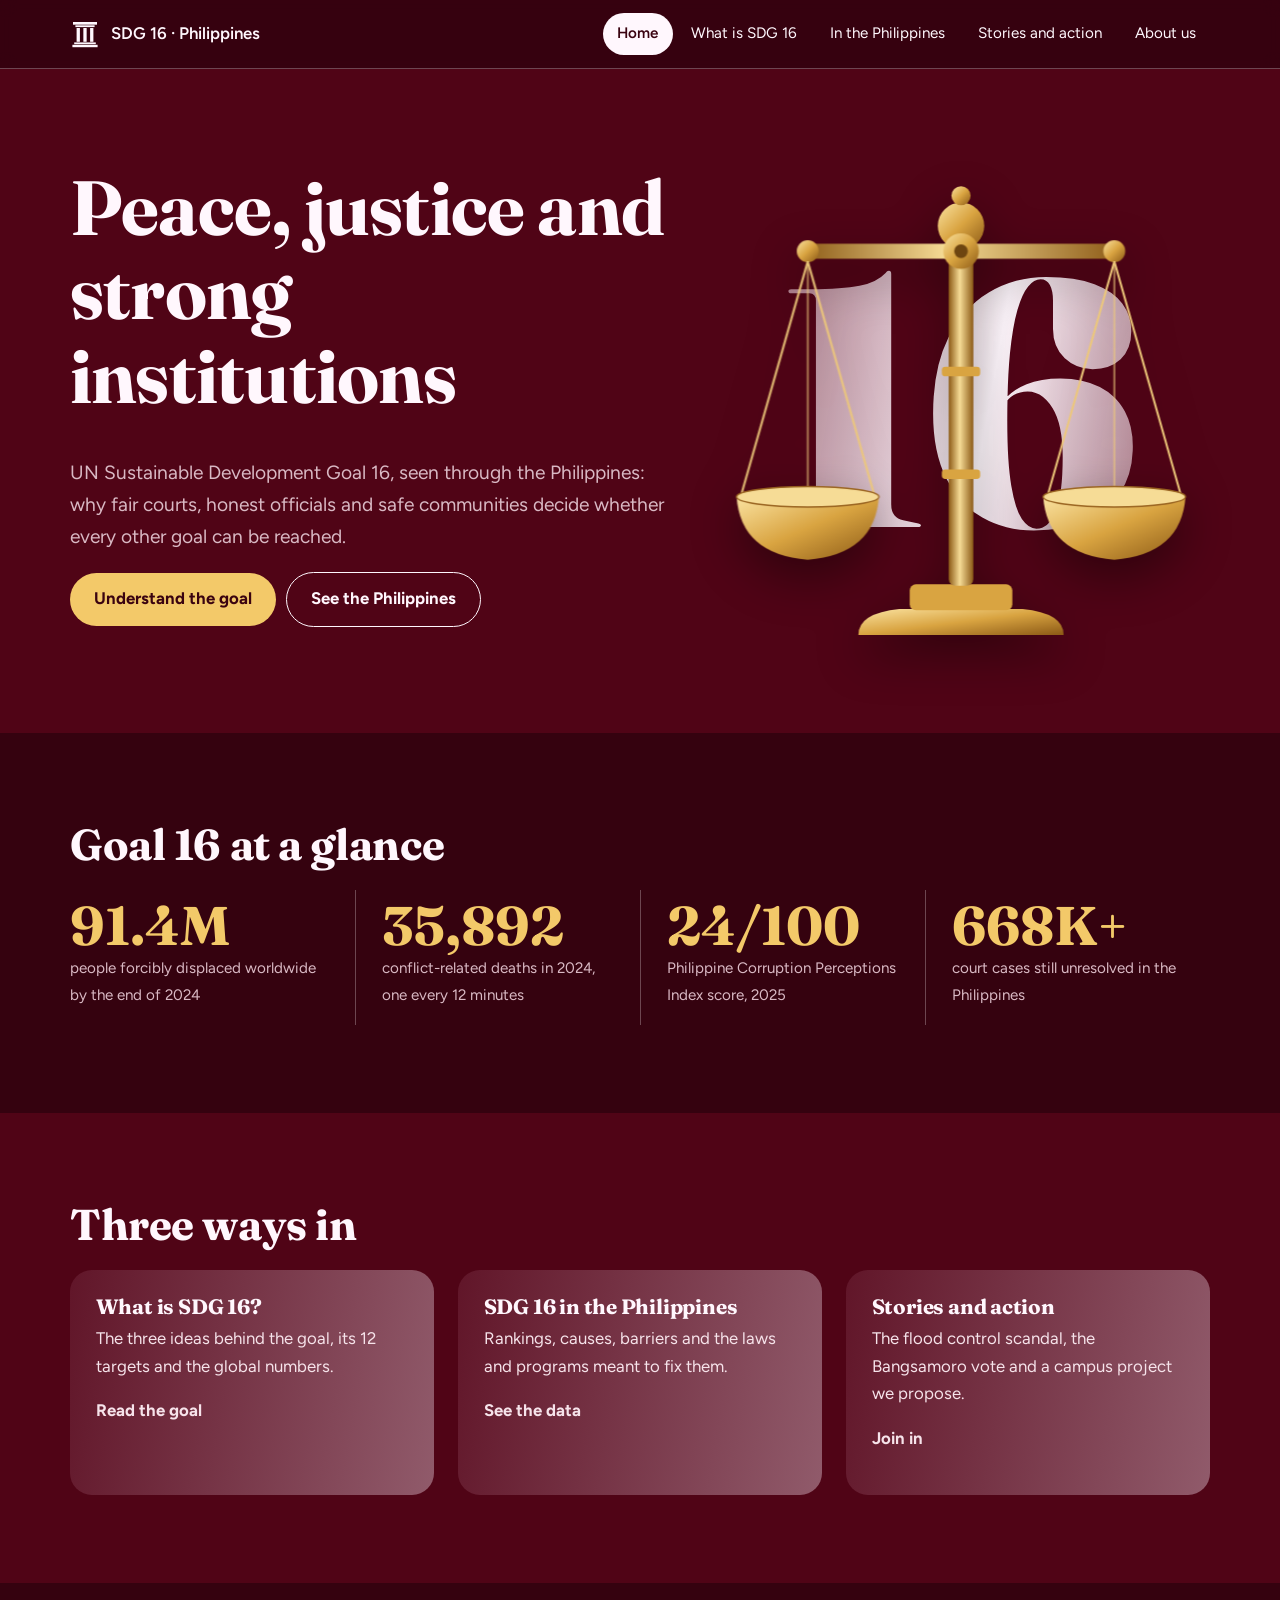
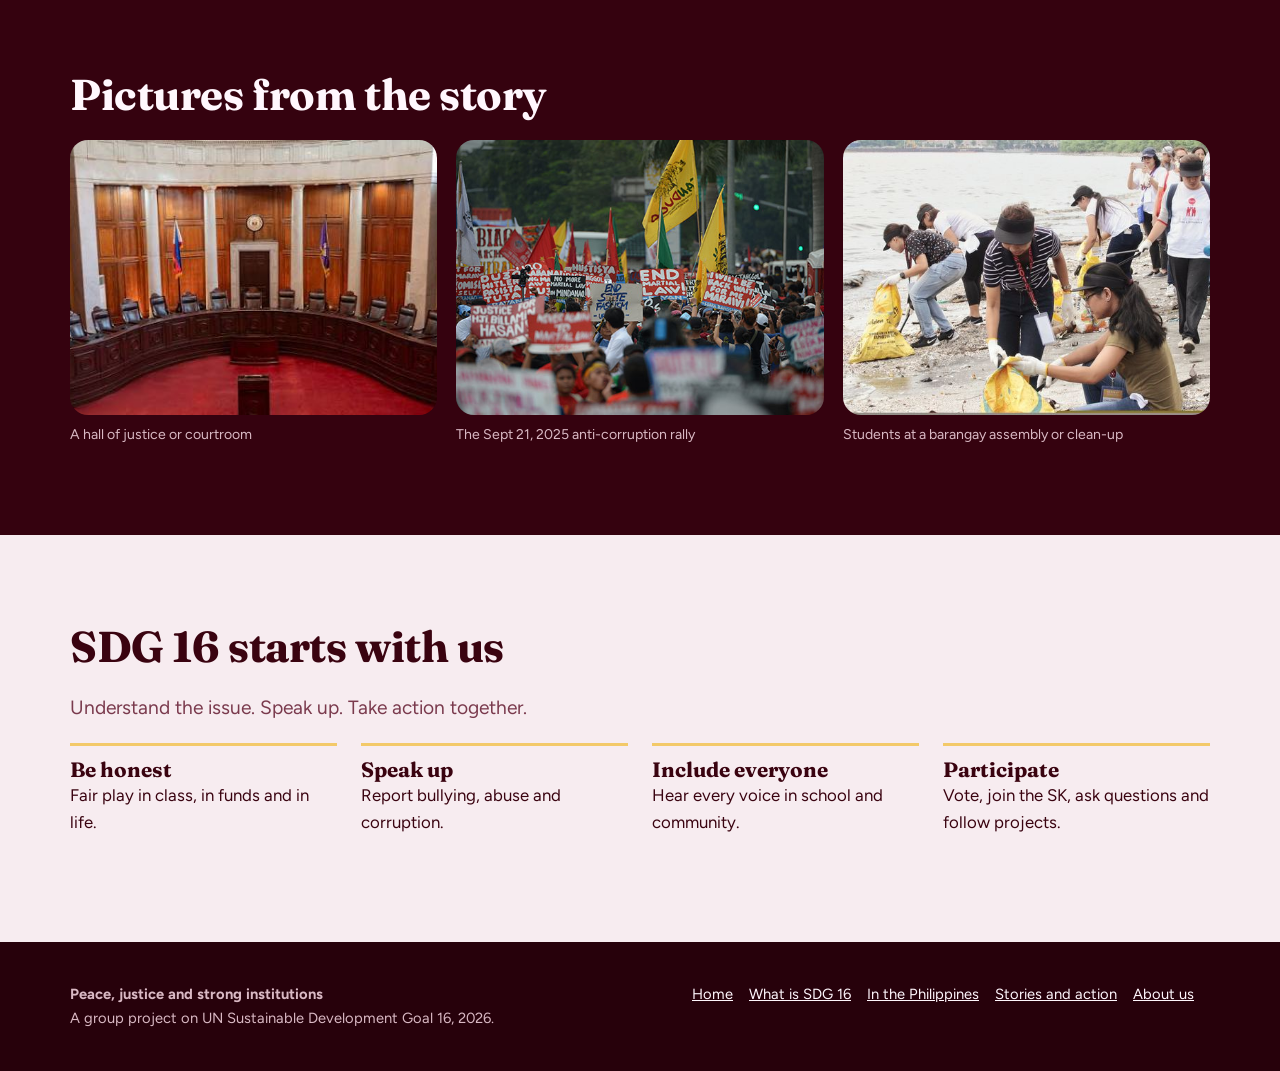
<file: index.html>
<!doctype html>
<html lang="en">

<head>
    <meta charset="utf-8">
    <meta name="viewport" content="width=device-width,initial-scale=1">
    <title>Peace, justice and strong institutions | SDG 16 Philippines</title>
    <meta name="description"
        content="UN Sustainable Development Goal 16 seen through the Philippines: fair courts, honest officials and safe communities.">
    <link rel="preconnect" href="https://fonts.googleapis.com">
    <link
        href="https://fonts.googleapis.com/css2?family=Figtree:wght@400;600;700&family=Fraunces:opsz,wght@9..144,700;9..144,900&display=swap"
        rel="stylesheet">
    <link rel="stylesheet" href="css/style.css">
</head>

<body data-page="index.html"><a class="skip" href="#main">Skip to content</a>
    <div id="hdr"></div>
    <main id="main">
        <section class="hero">
            <div class="wrap">
                <div>
                    <h1>Peace, justice and strong institutions</h1>
                    <p class="lead">UN Sustainable Development Goal 16, seen through the Philippines: why fair courts,
                        honest officials and safe communities decide whether every other goal can be reached.</p>
                    <div class="acts"><a class="btn" href="what-is-sdg16.html">Understand the goal</a><a
                            class="btn ghost" href="philippines.html">See the Philippines</a></div>
                </div>
                <div class="art">
                    <div class="big16" aria-hidden="true">16</div>
                    <div id="scales"></div>
                </div>
            </div>
        </section>
        <section class="band deep">
            <div class="wrap">
                <h2>Goal 16 at a glance</h2>
                <div class="stats">
                    <div class="stat"><b class="count" data-to="123.2" data-suf="M" data-pre=""
                            data-dec="1"></b><span>people forcibly displaced worldwide by the end of 2024</span></div>
                    <div class="stat"><b class="count" data-to="48384" data-suf="" data-pre=""
                            data-dec="0"></b><span>conflict-related deaths in 2024, one every 12 minutes</span></div>
                    <div class="stat"><b class="count" data-to="32" data-suf="/100" data-pre=""
                            data-dec="0"></b><span>Philippine Corruption Perceptions Index score, 2025</span></div>
                    <div class="stat"><b class="count" data-to="900" data-suf="K+" data-pre=""
                            data-dec="0"></b><span>court cases still unresolved in the Philippines</span></div>
                </div>
            </div>
        </section>
        <section class="band">
            <div class="wrap">
                <h2>Three ways in</h2>
                <div class="g3">
                    <a class="panel route" href="what-is-sdg16.html">
                        <h3>What is SDG 16?</h3>
                        <p>The three ideas behind the goal, its 12 targets and the global numbers.</p>
                        <p><b>Read the goal</b></p>
                    </a>
                    <a class="panel route" href="philippines.html">
                        <h3>SDG 16 in the Philippines</h3>
                        <p>Rankings, causes, barriers and the laws and programs meant to fix them.</p>
                        <p><b>See the data</b></p>
                    </a>
                    <a class="panel route" href="stories-action.html">
                        <h3>Stories and action</h3>
                        <p>The flood control scandal, the Bangsamoro vote and a campus project we propose.</p>
                        <p><b>Join in</b></p>
                    </a>
                </div>
            </div>
        </section>
        <section class="band deep">
            <div class="wrap">
                <h2>Pictures from the story</h2>
                <div class="gal">
                    <figure class="fig" data-img="court" data-cred=""></figure>
                    <figure class="fig" data-img="rally" data-cred=""></figure>
                    <figure class="fig" data-img="students" data-cred=""></figure>
                </div>
            </div>
        </section>
        <section class="band paper">
            <div class="wrap">
                <h2>SDG 16 starts with us</h2>
                <p class="lead">Understand the issue. Speak up. Take action together.</p>
                <div class="pledge">
                    <div><b>Be honest</b>
                        <p>Fair play in class, in funds and in life.</p>
                    </div>
                    <div><b>Speak up</b>
                        <p>Report bullying, abuse and corruption.</p>
                    </div>
                    <div><b>Include everyone</b>
                        <p>Hear every voice in school and community.</p>
                    </div>
                    <div><b>Participate</b>
                        <p>Vote, join the SK, ask questions and follow projects.</p>
                    </div>
                </div>
            </div>
        </section>
    </main>
    <div id="ftr"></div>
    <script src="js/data.js"></script>
    <script src="js/main.js"></script>
</body>

</html>
</file>
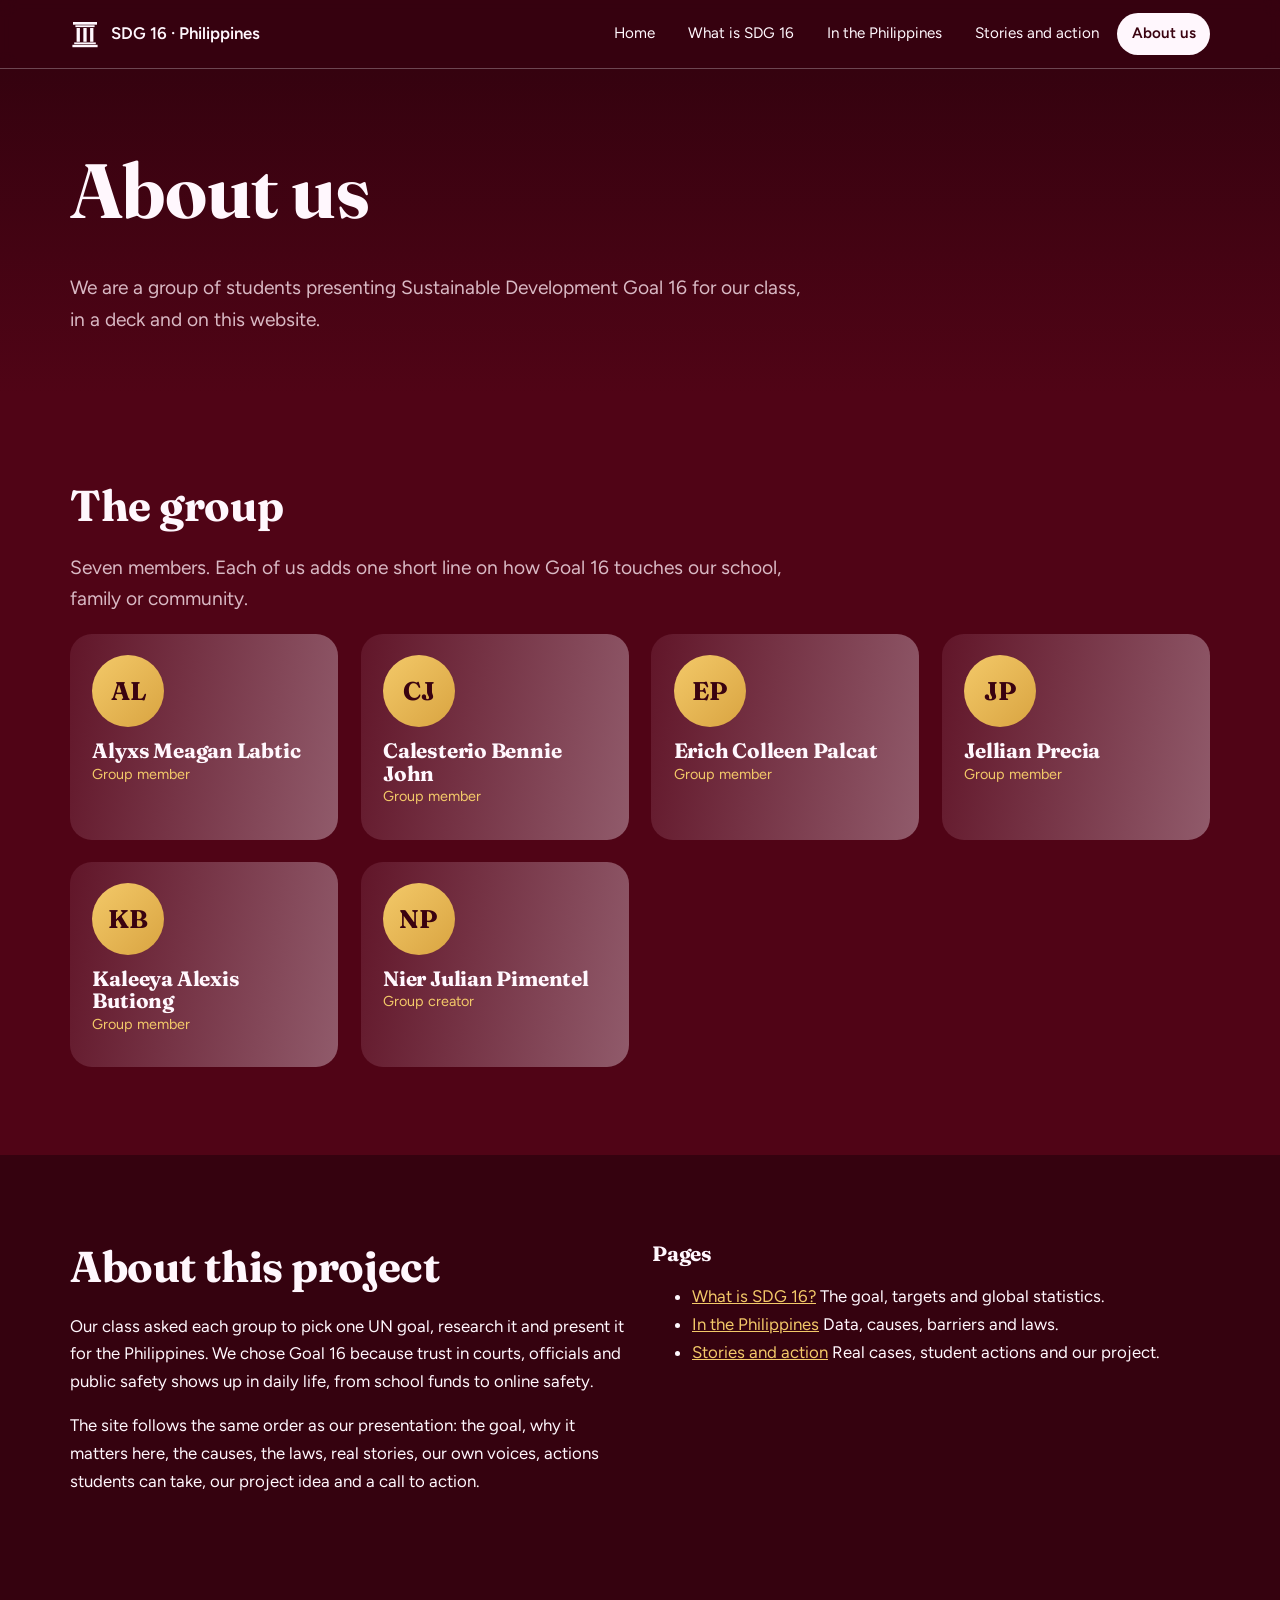
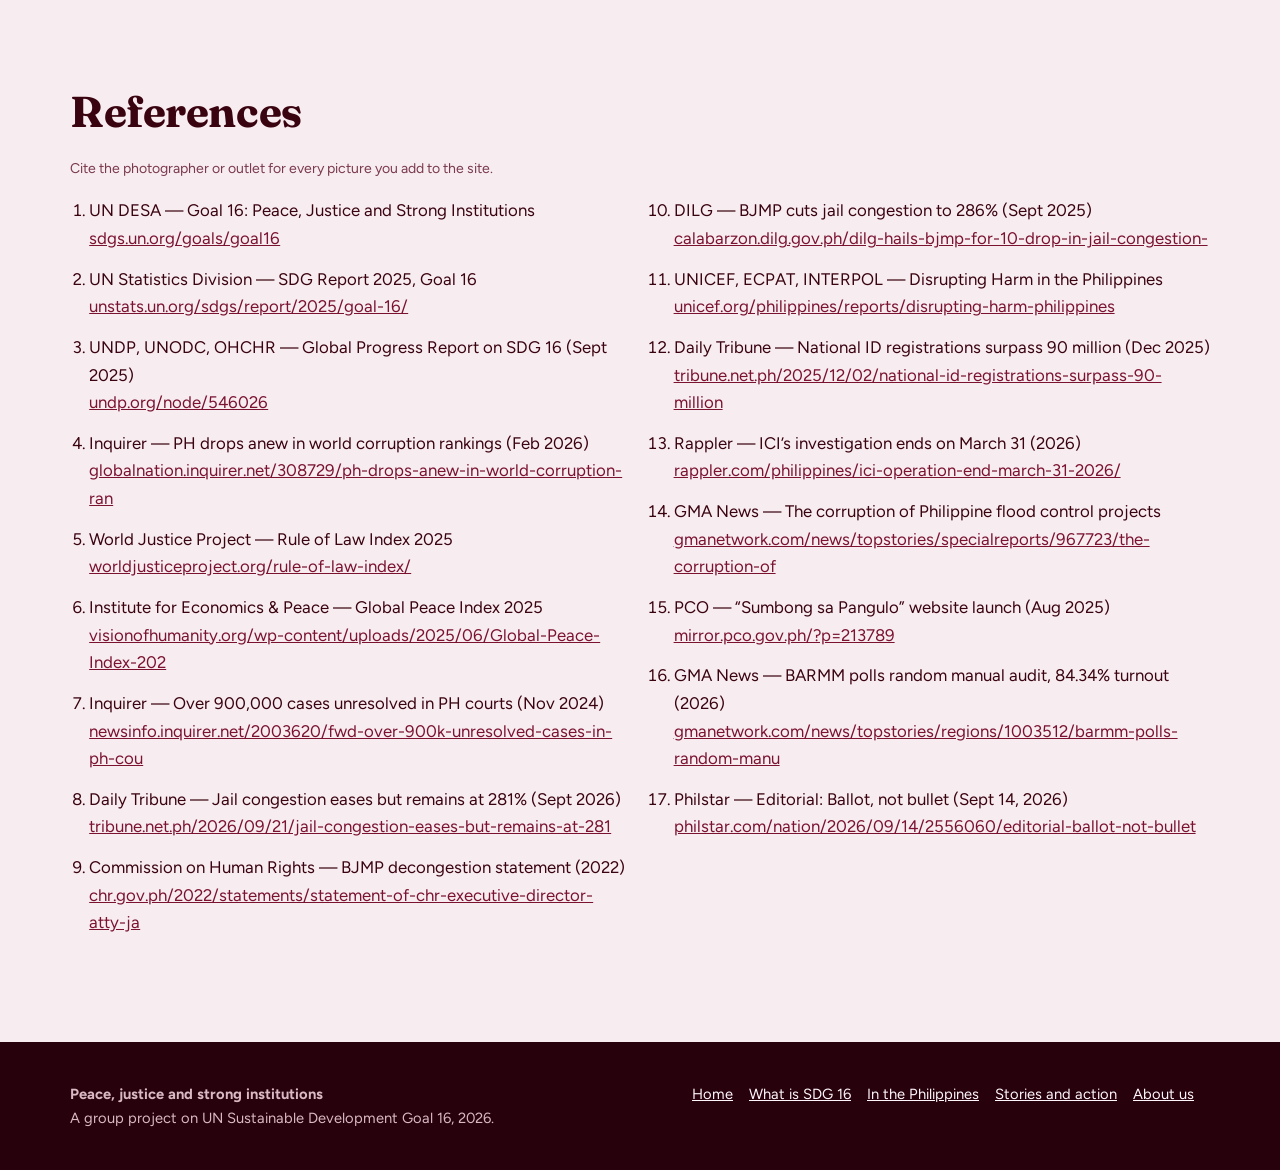
<file: about.html>
<!doctype html>
<html lang="en">

<head>
    <meta charset="utf-8">
    <meta name="viewport" content="width=device-width,initial-scale=1">
    <title>About us | SDG 16 Philippines</title>
    <meta name="description"
        content="The students behind this SDG 16 project, how the site is organised and our sources.">
    <link rel="preconnect" href="https://fonts.googleapis.com">
    <link
        href="https://fonts.googleapis.com/css2?family=Figtree:wght@400;600;700&family=Fraunces:opsz,wght@9..144,700;9..144,900&display=swap"
        rel="stylesheet">
    <link rel="stylesheet" href="css/style.css">
</head>

<body data-page="about.html"><a class="skip" href="#main">Skip to content</a>
    <div id="hdr"></div>
    <main id="main">
        <section class="page-head">
            <div class="wrap">
                <h1>About us</h1>
                <p class="lead">We are a group of students presenting Sustainable Development Goal 16 for our class, in
                    a deck and on this website.</p>
            </div>
        </section>
        <section class="band">
            <div class="wrap">
                <h2>The group</h2>
                <p class="lead">Seven members. Each of us adds one short line on how Goal 16 touches our school, family
                    or community.</p>
                <div class="mem" data-render="members"></div>
            </div>
        </section>
        <section class="band deep">
            <div class="wrap g2">
                <div>
                    <h2>About this project</h2>
                    <p>Our class asked each group to pick one UN goal, research it and present it for the Philippines.
                        We chose Goal 16 because trust in courts, officials and public safety shows up in daily life,
                        from school funds to online safety.</p>
                    <p>The site follows the same order as our presentation: the goal, why it matters here, the causes,
                        the laws, real stories, our own voices, actions students can take, our project idea and a call
                        to action.</p>
                </div>
                <div>
                    <h3>Pages</h3>
                    <ul>
                        <li><a href="what-is-sdg16.html">What is SDG 16?</a> The goal, targets and global statistics.
                        </li>
                        <li><a href="philippines.html">In the Philippines</a> Data, causes, barriers and laws.</li>
                        <li><a href="stories-action.html">Stories and action</a> Real cases, student actions and our
                            project.</li>
                    </ul>
                </div>
            </div>
        </section>
        <section class="band paper">
            <div class="wrap">
                <h2>References</h2>
                <p class="small">Cite the photographer or outlet for every picture you add to the site.</p>
                <ol class="refs" data-render="refs"></ol>
            </div>
        </section>
    </main>
    <div id="ftr"></div>
    <script src="js/data.js"></script>
    <script src="js/main.js"></script>
</body>

</html>
</file>
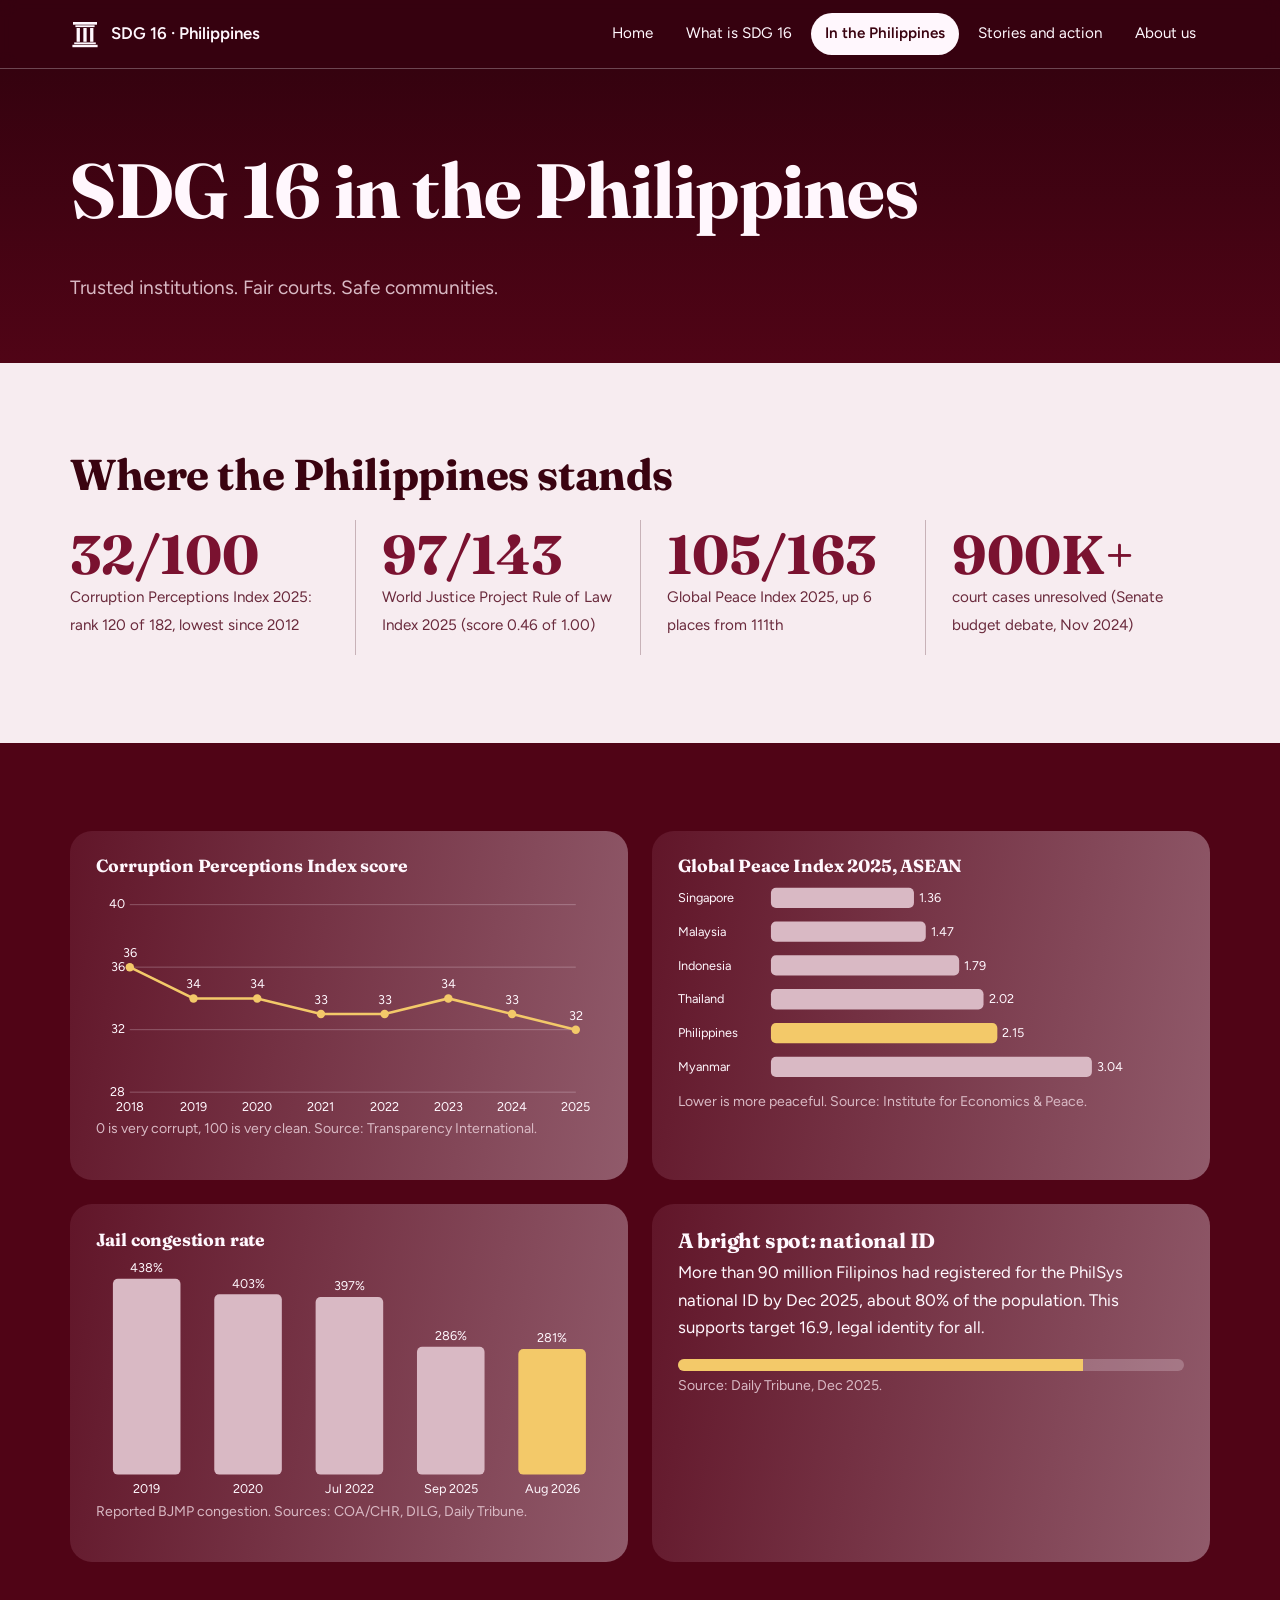
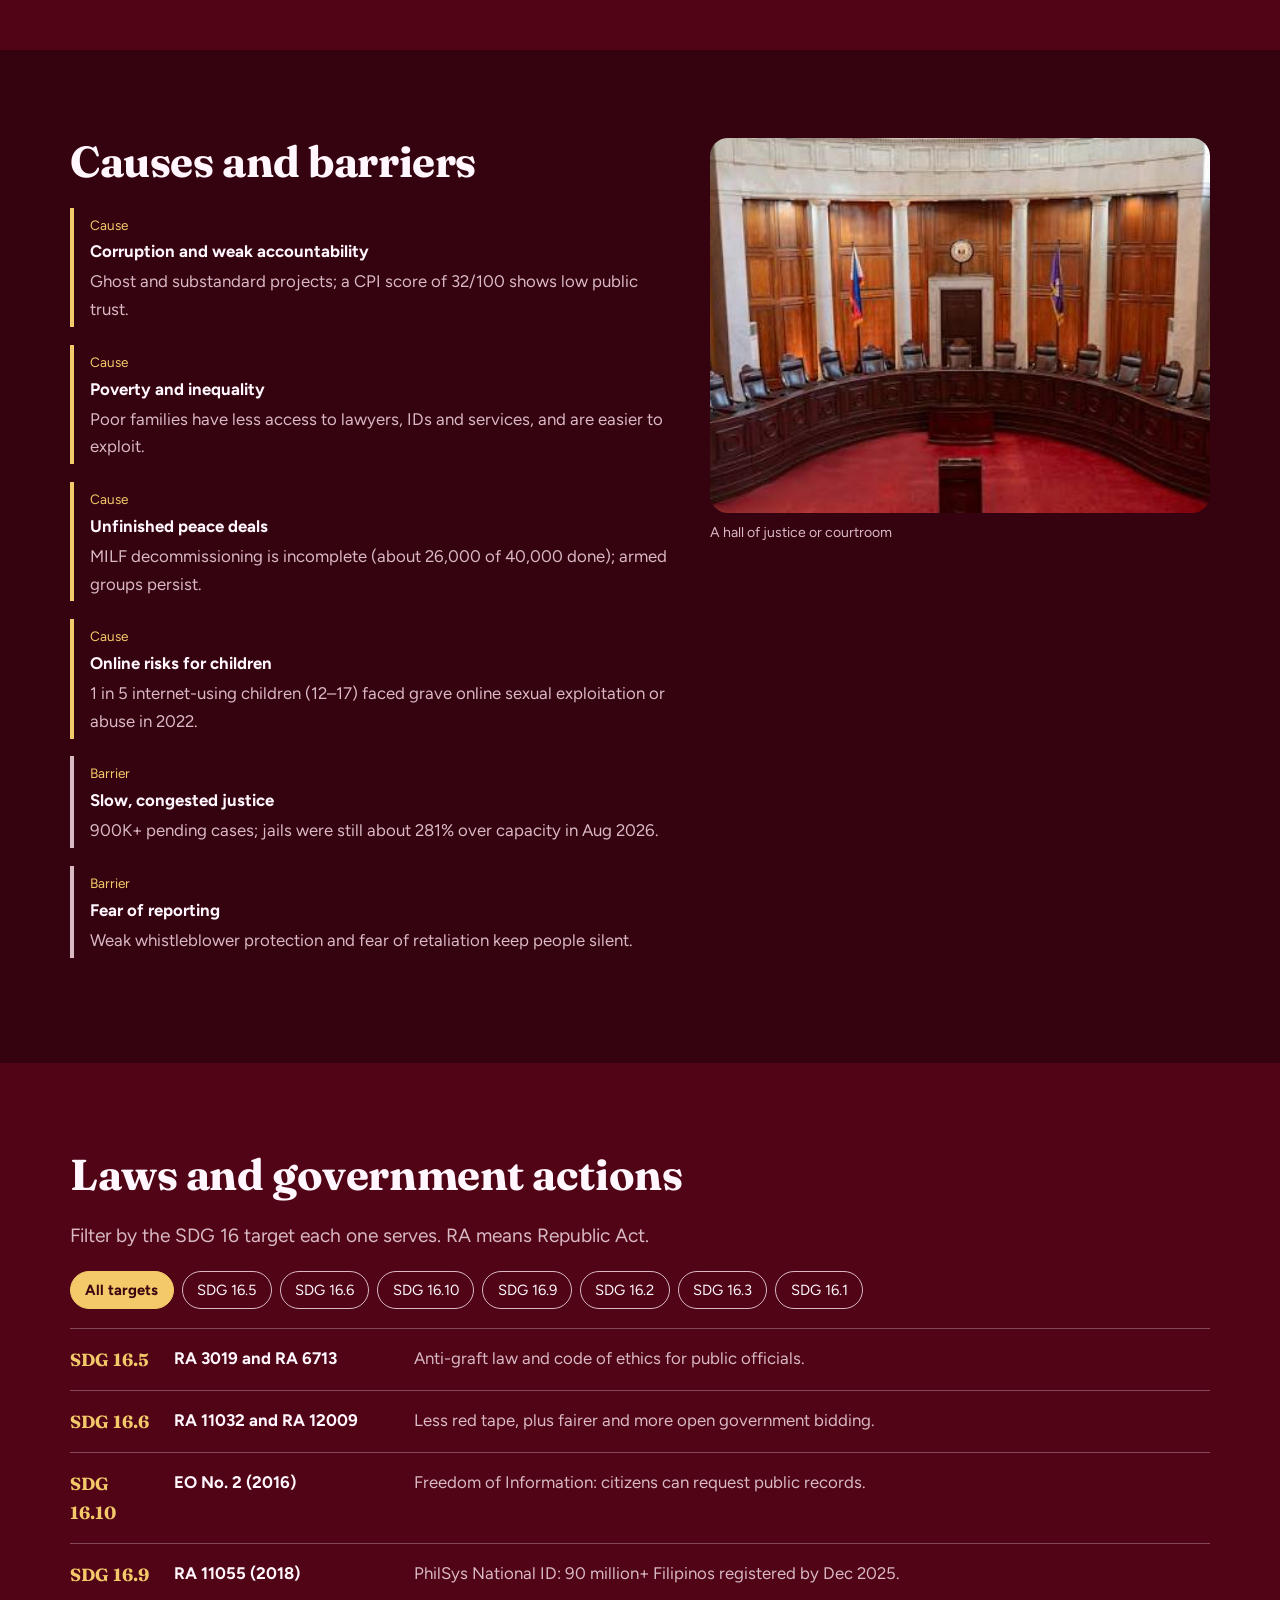
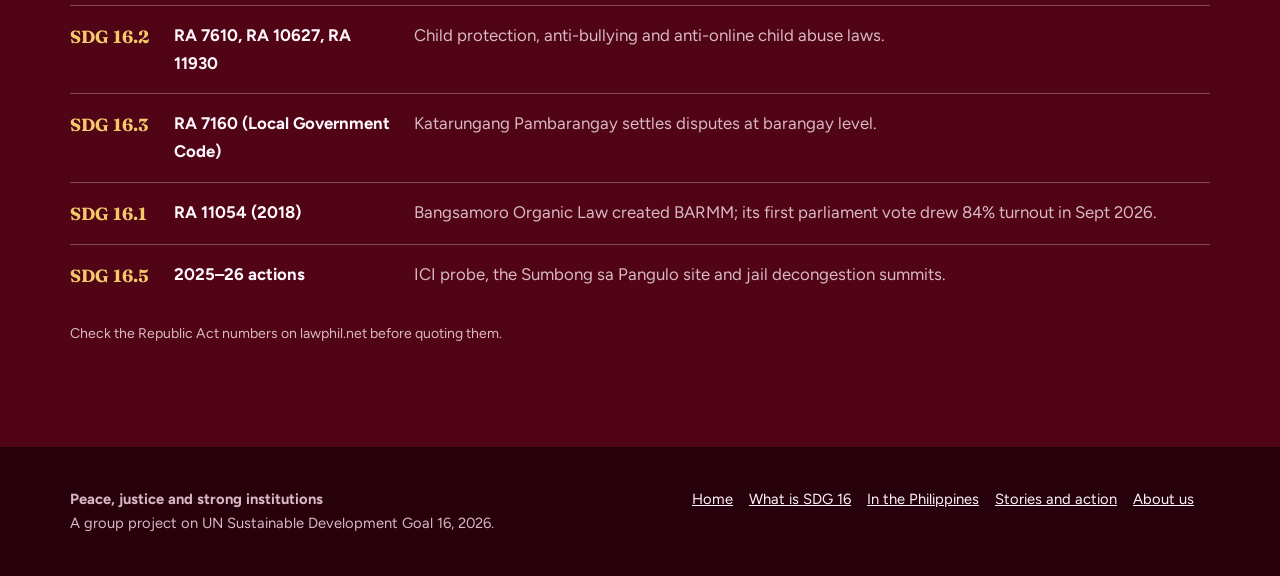
<file: philippines.html>
<!doctype html>
<html lang="en">

<head>
    <meta charset="utf-8">
    <meta name="viewport" content="width=device-width,initial-scale=1">
    <title>SDG 16 in the Philippines | SDG 16 Philippines</title>
    <meta name="description"
        content="Rankings, causes, barriers, laws and government actions for SDG 16 in the Philippines.">
    <link rel="preconnect" href="https://fonts.googleapis.com">
    <link
        href="https://fonts.googleapis.com/css2?family=Figtree:wght@400;600;700&family=Fraunces:opsz,wght@9..144,700;9..144,900&display=swap"
        rel="stylesheet">
    <link rel="stylesheet" href="css/style.css">
</head>

<body data-page="philippines.html"><a class="skip" href="#main">Skip to content</a>
    <div id="hdr"></div>
    <main id="main">
        <section class="page-head">
            <div class="wrap">
                <h1>SDG 16 in the Philippines</h1>
                <p class="lead">Trusted institutions. Fair courts. Safe communities.</p>
            </div>
        </section>
        <section class="band paper">
            <div class="wrap">
                <h2>Where the Philippines stands</h2>
                <div class="stats">
                    <div class="stat"><b class="count" data-to="32" data-suf="/100" data-pre=""
                            data-dec="0"></b><span>Corruption Perceptions Index 2025: rank 120 of 182, lowest since
                            2012</span></div>
                    <div class="stat"><b class="count" data-to="97" data-suf="/143" data-pre=""
                            data-dec="0"></b><span>World Justice Project Rule of Law Index 2025 (score 0.46 of
                            1.00)</span></div>
                    <div class="stat"><b class="count" data-to="105" data-suf="/163" data-pre=""
                            data-dec="0"></b><span>Global Peace Index 2025, up 6 places from 111th</span></div>
                    <div class="stat"><b class="count" data-to="900" data-suf="K+" data-pre=""
                            data-dec="0"></b><span>court cases unresolved (Senate budget debate, Nov 2024)</span></div>
                </div>
            </div>
        </section>
        <section class="band">
            <div class="wrap">
                <div class="g2">
                    <div class="panel chart">
                        <h3>Corruption Perceptions Index score</h3>
                        <div data-chart="cpi"></div>
                        <p class="small">0 is very corrupt, 100 is very clean. Source: Transparency International.</p>
                    </div>
                    <div class="panel chart">
                        <h3>Global Peace Index 2025, ASEAN</h3>
                        <div data-chart="gpi"></div>
                        <p class="small">Lower is more peaceful. Source: Institute for Economics & Peace.</p>
                    </div>
                    <div class="panel chart">
                        <h3>Jail congestion rate</h3>
                        <div data-chart="jail"></div>
                        <p class="small">Reported BJMP congestion. Sources: COA/CHR, DILG, Daily Tribune.</p>
                    </div>
                    <div class="panel">
                        <h3>A bright spot: national ID</h3>
                        <p>More than 90 million Filipinos had registered for the PhilSys national ID by Dec 2025, about
                            80% of the population. This supports target 16.9, legal identity for all.</p>
                        <div class="bar" role="img" aria-label="About 80 percent registered"><i style="width:80%"></i>
                        </div>
                        <p class="small">Source: Daily Tribune, Dec 2025.</p>
                    </div>
                </div>
            </div>
        </section>
        <section class="band deep">
            <div class="wrap g12">
                <div>
                    <h2>Causes and barriers</h2>
                    <div data-render="causes"></div>
                </div>
                <figure class="fig" data-img="court" data-cred=""></figure>
            </div>
        </section>
        <section class="band">
            <div class="wrap">
                <h2>Laws and government actions</h2>
                <p class="lead">Filter by the SDG 16 target each one serves. RA means Republic Act.</p>
                <div class="chips" data-render="chips"></div>
                <div data-render="laws"></div>
                <p class="small" style="margin-top:1rem">Check the Republic Act numbers on lawphil.net before quoting
                    them.</p>
            </div>
        </section>
    </main>
    <div id="ftr"></div>
    <script src="js/data.js"></script>
    <script src="js/main.js"></script>
</body>

</html>
</file>
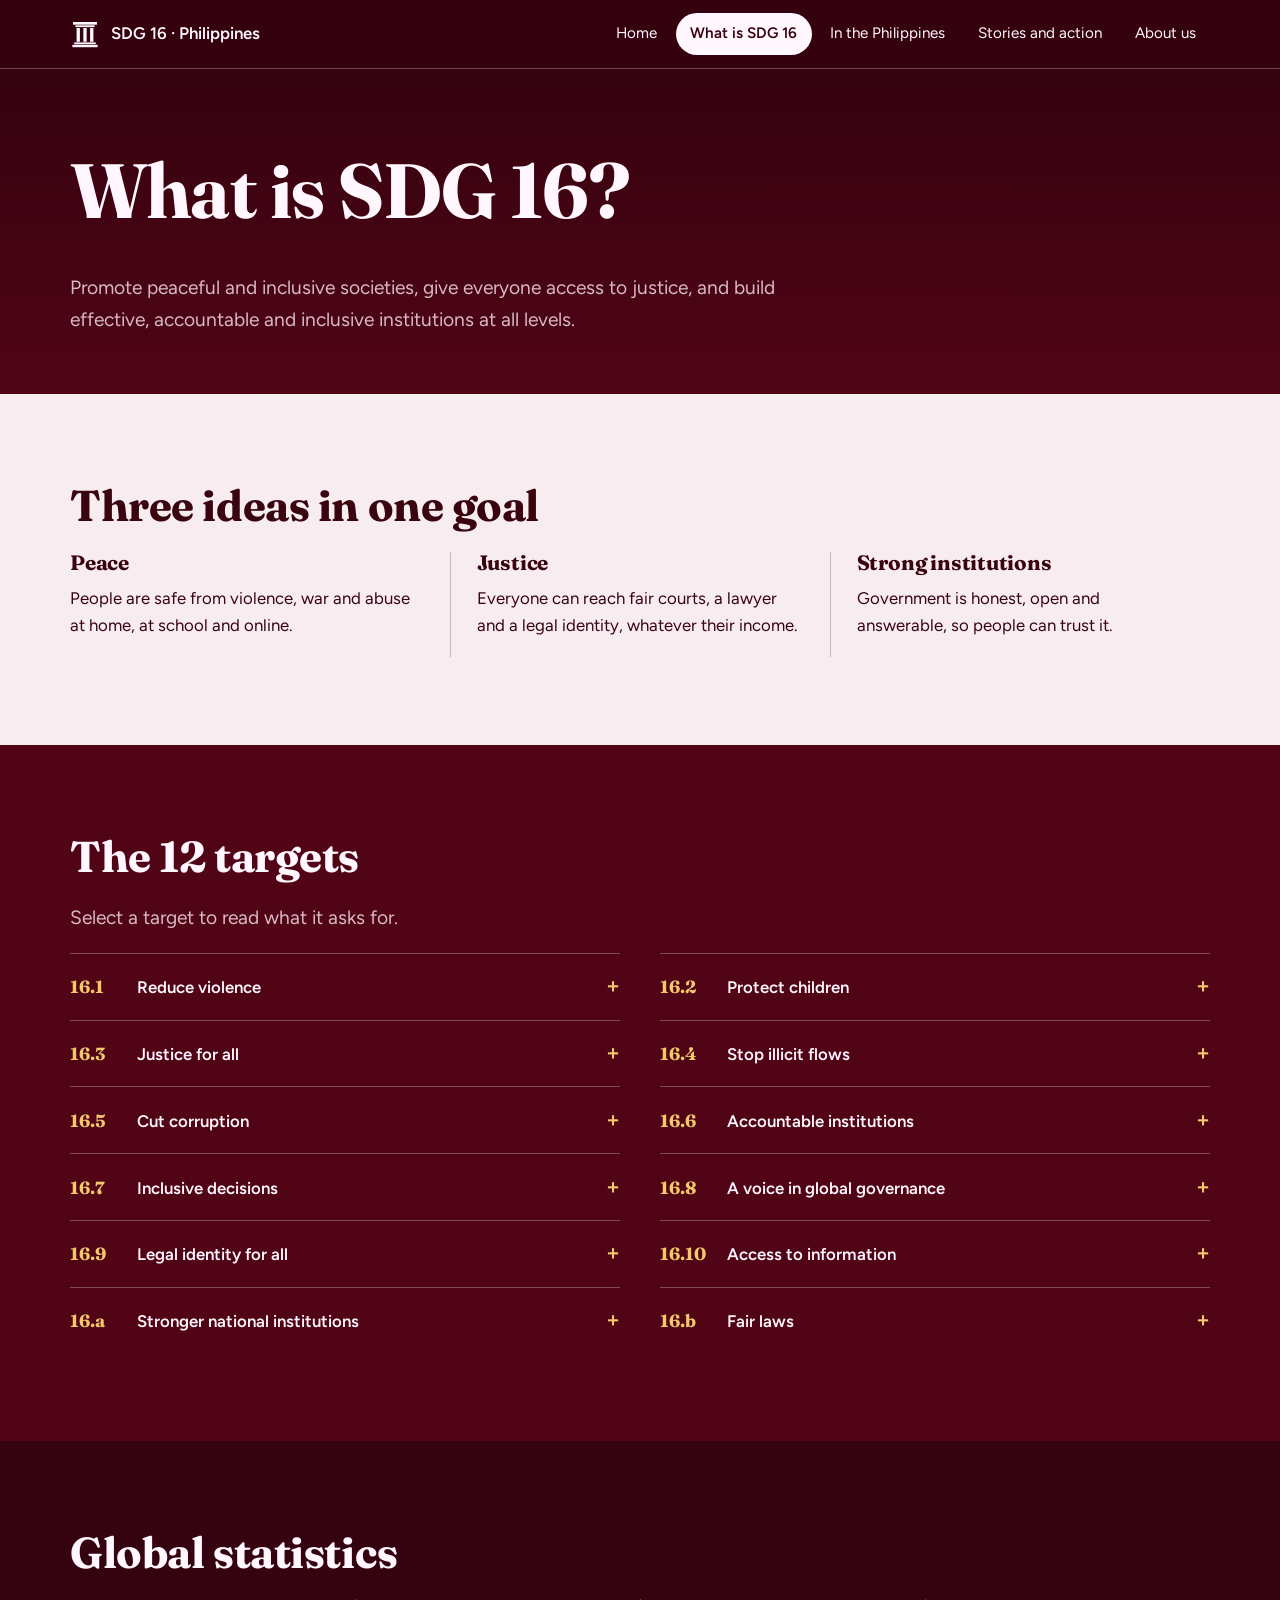
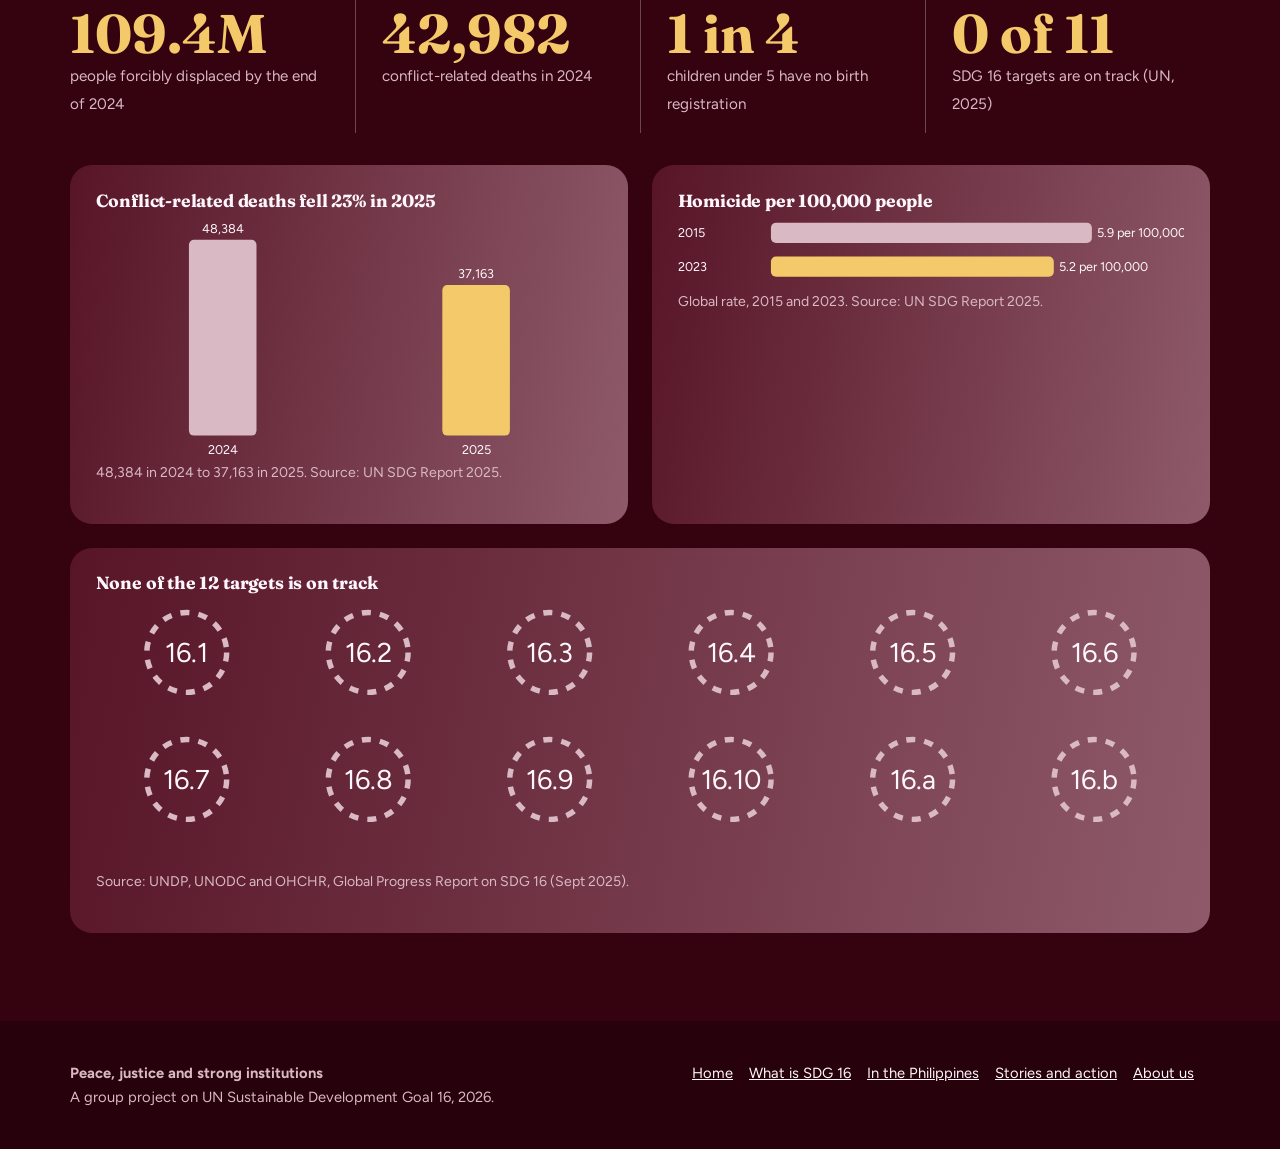
<file: what-is-sdg16.html>
<!doctype html>
<html lang="en">

<head>
    <meta charset="utf-8">
    <meta name="viewport" content="width=device-width,initial-scale=1">
    <title>What is SDG 16? | SDG 16 Philippines</title>
    <meta name="description"
        content="The three ideas, 12 targets and global statistics behind Sustainable Development Goal 16.">
    <link rel="preconnect" href="https://fonts.googleapis.com">
    <link
        href="https://fonts.googleapis.com/css2?family=Figtree:wght@400;600;700&family=Fraunces:opsz,wght@9..144,700;9..144,900&display=swap"
        rel="stylesheet">
    <link rel="stylesheet" href="css/style.css">
</head>

<body data-page="what-is-sdg16.html"><a class="skip" href="#main">Skip to content</a>
    <div id="hdr"></div>
    <main id="main">
        <section class="page-head">
            <div class="wrap">
                <h1>What is SDG 16?</h1>
                <p class="lead">Promote peaceful and inclusive societies, give everyone access to justice, and build
                    effective, accountable and inclusive institutions at all levels.</p>
            </div>
        </section>
        <section class="band paper">
            <div class="wrap">
                <h2>Three ideas in one goal</h2>
                <div class="cols3">
                    <div>
                        <h3>Peace</h3>
                        <p>People are safe from violence, war and abuse at home, at school and online.</p>
                    </div>
                    <div>
                        <h3>Justice</h3>
                        <p>Everyone can reach fair courts, a lawyer and a legal identity, whatever their income.</p>
                    </div>
                    <div>
                        <h3>Strong institutions</h3>
                        <p>Government is honest, open and answerable, so people can trust it.</p>
                    </div>
                </div>
            </div>
        </section>
        <section class="band">
            <div class="wrap">
                <h2>The 12 targets</h2>
                <p class="lead">Select a target to read what it asks for.</p>
                <div class="tg" data-render="targets"></div>
            </div>
        </section>
        <section class="band deep">
            <div class="wrap">
                <h2>Global statistics</h2>
                <div class="stats">
                    <div class="stat"><b class="count" data-to="123.2" data-suf="M" data-pre=""
                            data-dec="1"></b><span>people forcibly displaced by the end of 2024</span></div>
                    <div class="stat"><b class="count" data-to="48384" data-suf="" data-pre=""
                            data-dec="0"></b><span>conflict-related deaths in 2024</span></div>
                    <div class="stat"><b class="count" data-to="4" data-suf="" data-pre="1 in "
                            data-dec="0"></b><span>children under 5 have no birth registration</span></div>
                    <div class="stat"><b class="count" data-to="12" data-suf="" data-pre="0 of "
                            data-dec="0"></b><span>SDG 16 targets are on track (UN, 2025)</span></div>
                </div>
                <div class="g2" style="margin-top:2rem">
                    <div class="panel chart">
                        <h3>Conflict-related deaths fell 23% in 2025</h3>
                        <div data-chart="conflict"></div>
                        <p class="small">48,384 in 2024 to 37,163 in 2025. Source: UN SDG Report 2025.</p>
                    </div>
                    <div class="panel chart">
                        <h3>Homicide per 100,000 people</h3>
                        <div data-chart="homicide"></div>
                        <p class="small">Global rate, 2015 and 2023. Source: UN SDG Report 2025.</p>
                    </div>
                </div>
                <div class="panel chart" style="margin-top:1.5rem">
                    <h3>None of the 12 targets is on track</h3>
                    <div data-chart="dots"></div>
                    <p class="small">Source: UNDP, UNODC and OHCHR, Global Progress Report on SDG 16 (Sept 2025).</p>
                </div>
            </div>
        </section>
    </main>
    <div id="ftr"></div>
    <script src="js/data.js"></script>
    <script src="js/main.js"></script>
</body>

</html>
</file>
<file: css/style.css>
:root {
    --maroon: #500416;
    --deep: #35020f;
    --wine: #6a1f33;
    --rose: #d9b9c4;
    --cream: #fff7fd;
    --gold: #f3c969;
    --paper: #f7ecf0;
    --ink: #3a0310;
    --serif: 'Fraunces', Georgia, 'Times New Roman', serif;
    --sans: 'Figtree', 'Segoe UI', Arial, sans-serif;
    --line: rgba(255, 247, 253, .28)
}

* {
    box-sizing: border-box
}

html {
    scroll-behavior: smooth
}

body {
    margin: 0;
    background: var(--maroon);
    color: var(--cream);
    font: 400 1.05rem/1.65 var(--sans)
}

a {
    color: var(--gold)
}

a:focus-visible,
button:focus-visible,
summary:focus-visible {
    outline: 3px solid var(--gold);
    outline-offset: 3px
}

.wrap {
    width: min(1140px, 92%);
    margin-inline: auto
}

h1,
h2,
h3 {
    font-family: var(--serif);
    font-weight: 700;
    line-height: 1.1;
    margin: 0 0 .5em;
    letter-spacing: -.01em
}

h1 {
    font-size: clamp(2.5rem, 6vw, 4.8rem)
}

h2 {
    font-size: clamp(1.8rem, 3.4vw, 2.7rem)
}

h3 {
    font-size: 1.3rem
}

p {
    max-width: 62ch;
    margin: 0 0 1em
}

.lead {
    font-size: 1.2rem;
    color: var(--rose)
}

.small {
    font-size: .88rem;
    color: var(--rose)
}

.skip {
    position: absolute;
    left: -999px
}

.skip:focus {
    left: 8px;
    top: 8px;
    background: var(--gold);
    color: var(--ink);
    padding: .5em 1em;
    z-index: 99
}

.hdr {
    position: sticky;
    top: 0;
    z-index: 20;
    background: rgba(53, 2, 15, .94);
    backdrop-filter: blur(8px);
    border-bottom: 1px solid var(--line)
}

.hdr .wrap {
    display: flex;
    align-items: center;
    justify-content: space-between;
    height: 68px
}

.brand {
    display: flex;
    gap: .7rem;
    align-items: center;
    color: var(--cream);
    text-decoration: none;
    font-weight: 600
}

.nav {
    display: flex;
    gap: .25rem;
    list-style: none;
    margin: 0;
    padding: 0
}

.nav a {
    display: block;
    padding: .5rem .9rem;
    border-radius: 99px;
    color: var(--cream);
    text-decoration: none;
    font-size: .95rem
}

.nav a:hover {
    background: rgba(255, 255, 255, .12)
}

.nav a[aria-current=page] {
    background: var(--cream);
    color: var(--ink);
    font-weight: 600
}

.burger {
    display: none;
    background: none;
    border: 1px solid var(--line);
    border-radius: 10px;
    color: var(--cream);
    padding: .45rem .7rem;
    font: inherit
}

@media(max-width:860px) {
    .burger {
        display: block
    }

    .nav {
        display: none;
        position: absolute;
        top: 68px;
        left: 0;
        right: 0;
        background: var(--deep);
        flex-direction: column;
        padding: .8rem 4%
    }

    .nav.open {
        display: flex
    }
}

.band {
    padding: clamp(3rem, 7vw, 5.5rem) 0
}

.deep {
    background: var(--deep)
}

.paper {
    background: var(--paper);
    color: var(--ink)
}

.paper .lead,
.paper .small {
    color: #7a3a4d
}

.paper a {
    color: #7a1230
}

.btn {
    display: inline-block;
    padding: .8rem 1.5rem;
    border-radius: 99px;
    background: var(--gold);
    color: var(--ink);
    font-weight: 700;
    text-decoration: none;
    margin: 0 .6rem .6rem 0
}

.btn.ghost {
    background: none;
    color: var(--cream);
    border: 1.5px solid var(--cream)
}

.hero {
    overflow: hidden;
    padding: clamp(2.5rem, 6vw, 4.5rem) 0
}

.hero .wrap {
    display: grid;
    grid-template-columns: 1.1fr .9fr;
    gap: 2rem;
    align-items: center
}

.hero h1,
.hero .lead,
.hero .acts {
    animation: rise .9s both
}

.hero .lead {
    animation-delay: .15s
}

.hero .acts {
    animation-delay: .3s
}

@keyframes rise {
    from {
        opacity: 0;
        transform: translateY(18px)
    }
}

.art {
    position: relative;
    min-height: min(60vw, 520px)
}

.big16 {
    position: absolute;
    inset: 0;
    display: grid;
    place-items: center;
    font: 900 clamp(11rem, 30vw, 22rem)/.8 var(--serif);
    background: linear-gradient(100deg, rgba(196, 142, 160, .5), #fff7fd 55%, rgba(196, 142, 160, .45));
    -webkit-background-clip: text;
    background-clip: text;
    color: transparent;
    user-select: none
}

.scales {
    position: absolute;
    left: 50%;
    top: 0;
    height: 100%;
    transform: translateX(-50%);
    filter: drop-shadow(0 18px 24px rgba(0, 0, 0, .4))
}

.beam {
    transform-origin: 320px 161px;
    animation: tilt 2.8s cubic-bezier(.25, 1.5, .4, 1) .4s both
}

.pl {
    transform-origin: 96px 176px;
    animation: ctr 2.8s cubic-bezier(.25, 1.5, .4, 1) .4s both
}

.pr {
    transform-origin: 544px 176px;
    animation: ctr 2.8s cubic-bezier(.25, 1.5, .4, 1) .4s both
}

@keyframes tilt {
    from {
        transform: rotate(-7deg)
    }
}

@keyframes ctr {
    from {
        transform: rotate(7deg)
    }
}

@media(max-width:860px) {
    .hero .wrap {
        grid-template-columns: 1fr
    }

    .art {
        min-height: 340px
    }
}

.stats {
    display: grid;
    grid-template-columns: repeat(auto-fit, minmax(210px, 1fr))
}

.stat {
    padding: .4rem 1.6rem 1rem;
    border-left: 1px solid var(--line)
}

.stat:first-child {
    border-left: 0;
    padding-left: 0
}

.stat b {
    display: block;
    font: 700 clamp(2.3rem, 4.5vw, 3.4rem)/1.05 var(--serif);
    color: var(--gold)
}

.stat span {
    color: var(--rose);
    font-size: .95rem
}

.paper .stat b {
    color: #7a1230
}

.paper .stat {
    border-color: rgba(58, 3, 16, .25)
}

.paper .stat span {
    color: #6a2a3c
}

.page-head {
    padding: clamp(3rem, 7vw, 5rem) 0 2.5rem;
    background: linear-gradient(180deg, var(--deep), var(--maroon))
}

.panel {
    background: linear-gradient(100deg, rgba(106, 31, 51, .65), rgba(150, 98, 114, .92));
    border-radius: 22px;
    padding: 1.6rem
}

.panel h3 {
    margin-bottom: .3em
}

.g2 {
    display: grid;
    grid-template-columns: repeat(2, 1fr);
    gap: 1.5rem
}

.g3 {
    display: grid;
    grid-template-columns: repeat(3, 1fr);
    gap: 1.5rem
}

.g12 {
    display: grid;
    grid-template-columns: 1.2fr 1fr;
    gap: 2.5rem;
    align-items: start
}

@media(max-width:860px) {

    .g2,
    .g3,
    .g12 {
        grid-template-columns: 1fr
    }
}

.route {
    display: block;
    text-decoration: none;
    color: var(--cream);
    transition: transform .2s
}

.route:hover {
    transform: translateY(-4px)
}

.route p {
    color: #f6e3ea
}

.cols3 {
    display: grid;
    grid-template-columns: repeat(3, 1fr)
}

.cols3>div {
    padding: 0 1.6rem;
    border-left: 1px solid rgba(58, 3, 16, .25)
}

.cols3>div:first-child {
    border: 0;
    padding-left: 0
}

@media(max-width:860px) {
    .cols3 {
        grid-template-columns: 1fr
    }

    .cols3>div {
        border: 0;
        padding: 0 0 1rem
    }
}

.tg {
    display: grid;
    grid-template-columns: 1fr 1fr;
    gap: 0 2.5rem
}

@media(max-width:860px) {
    .tg {
        grid-template-columns: 1fr
    }
}

details {
    border-top: 1px solid var(--line);
    padding: .9rem 0
}

summary {
    cursor: pointer;
    display: flex;
    gap: 1rem;
    align-items: baseline;
    font-weight: 600;
    list-style: none
}

summary::-webkit-details-marker {
    display: none
}

summary i {
    font: 700 1.1rem var(--serif);
    color: var(--gold);
    font-style: normal;
    min-width: 3.2rem
}

summary::after {
    content: '+';
    margin-left: auto;
    color: var(--gold);
    font-size: 1.4rem
}

details[open] summary::after {
    content: '\2212'
}

details p {
    margin: .6rem 0 0 4.2rem;
    color: var(--rose)
}

.chart svg {
    width: 100%;
    height: auto;
    display: block
}

.chart text {
    fill: #fff7fd;
    font: 15px var(--sans)
}

.chart .g {
    stroke: rgba(255, 247, 253, .3)
}

.chart h3 {
    font-size: 1.1rem
}

.chips {
    display: flex;
    flex-wrap: wrap;
    gap: .5rem;
    margin: 0 0 1.2rem
}

.chips button {
    font: inherit;
    font-size: .92rem;
    border: 1.5px solid var(--rose);
    background: none;
    color: var(--cream);
    padding: .35rem .9rem;
    border-radius: 99px;
    cursor: pointer
}

.chips button[aria-pressed=true] {
    background: var(--gold);
    border-color: var(--gold);
    color: var(--ink);
    font-weight: 700
}

.law {
    display: grid;
    grid-template-columns: 5.5rem 14rem 1fr;
    gap: 1rem;
    border-top: 1px solid var(--line);
    padding: 1rem 0
}

.law b {
    font-family: var(--serif);
    color: var(--gold);
    font-size: 1.1rem
}

.law[hidden] {
    display: none
}

.law span {
    color: var(--rose)
}

@media(max-width:700px) {
    .law {
        grid-template-columns: 4.5rem 1fr
    }

    .law span {
        grid-column: 2
    }
}

.cause {
    border-left: 4px solid var(--gold);
    padding: .2rem 0 .2rem 1rem;
    margin-bottom: 1.1rem
}

.cause.barrier {
    border-color: var(--rose)
}

.cause b {
    display: block
}

.cause em {
    font-style: normal;
    color: var(--gold);
    font-size: .85rem
}

.cause p {
    margin: .15rem 0 0;
    color: var(--rose)
}

.tl {
    border-left: 2px solid var(--gold);
    margin: 0 0 1.5rem .5rem;
    padding: 0 0 0 1.6rem;
    list-style: none
}

.tl li {
    position: relative;
    padding-bottom: 1.3rem
}

.tl li::before {
    content: '';
    position: absolute;
    left: -2.05rem;
    top: .45rem;
    width: .7rem;
    height: .7rem;
    border-radius: 50%;
    background: var(--gold)
}

.tl b {
    display: block;
    color: var(--gold)
}

.fig {
    margin: 0
}

.fig .box {
    position: relative;
    border-radius: 18px;
    overflow: hidden;
    aspect-ratio: 4/3;
    background: linear-gradient(135deg, #6a1f33, #35020f);
    border: 1px dashed rgba(255, 247, 253, .45)
}

.fig img {
    width: 100%;
    height: 100%;
    object-fit: cover;
    display: block
}

.fig .ph {
    position: absolute;
    inset: 0;
    display: grid;
    place-content: center;
    justify-items: center;
    text-align: center;
    padding: 1rem;
    gap: .3rem;
    font-size: .9rem
}

.fig .ph svg {
    width: 46%
}

.fig figcaption {
    font-size: .88rem;
    color: var(--rose);
    margin-top: .5rem
}

.gal {
    display: grid;
    grid-template-columns: repeat(3, 1fr);
    gap: 1.2rem
}

@media(max-width:860px) {
    .gal {
        grid-template-columns: 1fr
    }
}

.bar {
    height: 12px;
    border-radius: 99px;
    background: rgba(255, 247, 253, .22);
    overflow: hidden;
    margin: .4rem 0 .2rem
}

.bar i {
    display: block;
    height: 100%;
    background: var(--gold)
}

.steps {
    display: grid;
    grid-template-columns: repeat(5, 1fr);
    gap: 1rem;
    list-style: none;
    padding: 0;
    margin: 0
}

.steps li {
    border-top: 3px solid var(--gold);
    padding-top: .6rem;
    font-size: .95rem
}

.steps b {
    display: block;
    color: var(--gold)
}

@media(max-width:860px) {
    .steps {
        grid-template-columns: 1fr 1fr
    }
}

.mem {
    display: grid;
    grid-template-columns: repeat(auto-fill, minmax(250px, 1fr));
    gap: 1.4rem
}

.person {
    padding: 1.3rem 1.4rem
}

.ava {
    width: 72px;
    height: 72px;
    border-radius: 50%;
    display: grid;
    place-items: center;
    font: 700 1.6rem var(--serif);
    color: var(--ink);
    background: linear-gradient(135deg, var(--gold), #d9a441);
    margin-bottom: .8rem
}

.person h3 {
    margin: 0
}

.person .role {
    color: var(--gold);
    font-size: .9rem;
    margin: 0 0 .6rem
}

.person q {
    display: block;
    font-style: italic;
    color: #f6e3ea;
    font-size: .95rem;
    quotes: none
}

.refs {
    columns: 2;
    column-gap: 3rem;
    padding-left: 1.2rem
}

.refs li {
    break-inside: avoid;
    margin-bottom: .8rem
}

@media(max-width:860px) {
    .refs {
        columns: 1
    }
}

.pledge {
    display: grid;
    grid-template-columns: repeat(auto-fit, minmax(200px, 1fr));
    gap: 1.5rem
}

.pledge div {
    border-top: 3px solid var(--gold);
    padding-top: .7rem
}

.pledge b {
    font: 700 1.3rem var(--serif);
    display: block
}

footer {
    background: #27010b;
    padding: 2.5rem 0;
    font-size: .92rem;
    color: var(--rose)
}

footer .wrap {
    display: flex;
    flex-wrap: wrap;
    gap: 1.5rem;
    justify-content: space-between
}

footer a {
    color: var(--cream);
    margin-right: 1rem
}

#top {
    position: fixed;
    right: 18px;
    bottom: 18px;
    width: 44px;
    height: 44px;
    border-radius: 50%;
    border: 0;
    background: var(--gold);
    color: var(--ink);
    font-size: 1.3rem;
    cursor: pointer;
    opacity: 0;
    pointer-events: none;
    transition: opacity .2s
}

#top.on {
    opacity: 1;
    pointer-events: auto
}

@media(prefers-reduced-motion:reduce) {
    * {
        animation: none !important;
        transition: none !important
    }

    html {
        scroll-behavior: auto
    }
}

.pledge:has(>:nth-child(6)) {
    grid-template-columns: repeat(3, 1fr)
}

@media(max-width:860px) {
    .pledge:has(>:nth-child(6)) {
        grid-template-columns: 1fr
    }
}
</file>
